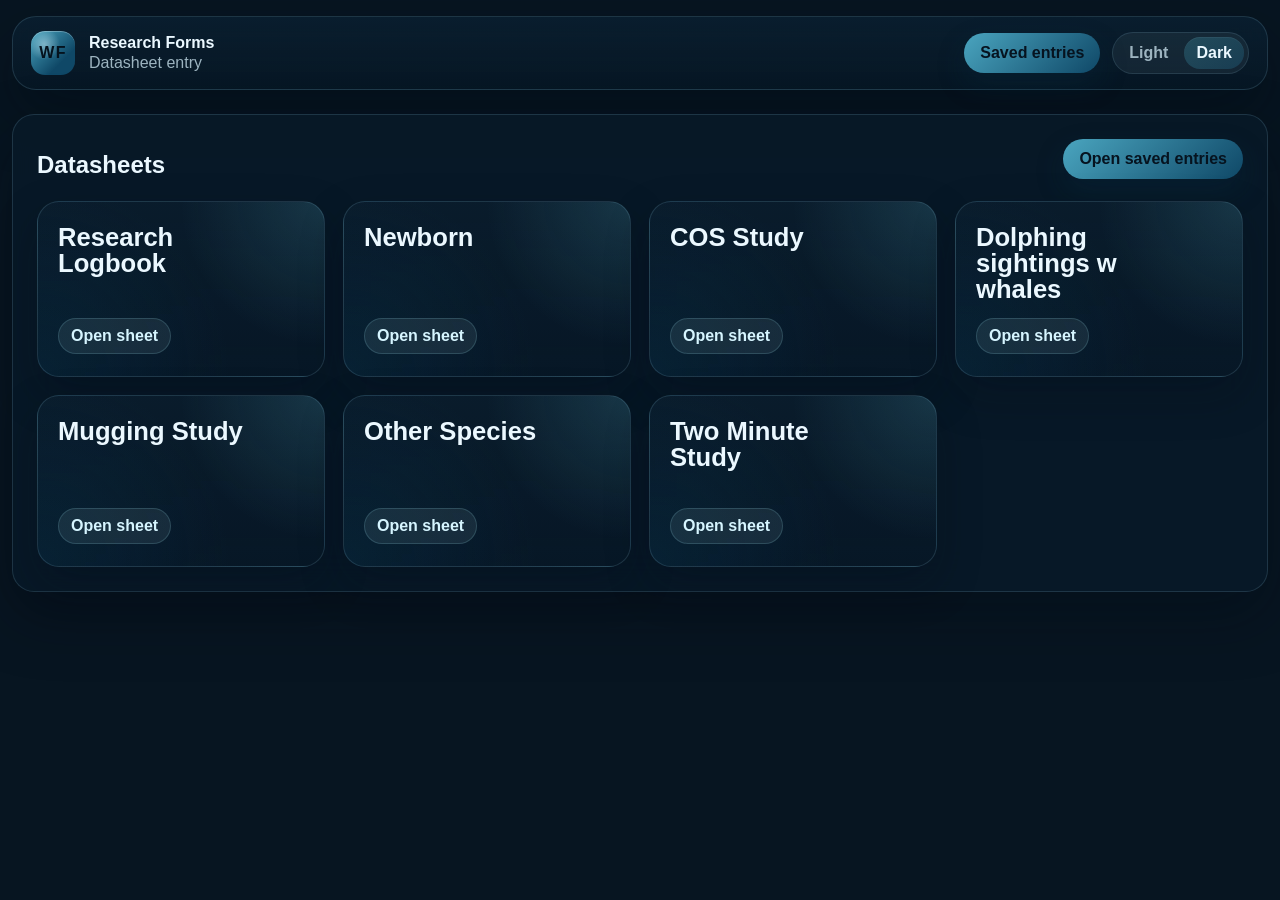
<file: index.html>
<!DOCTYPE html>
<html lang="en">
<head>
  <meta charset="UTF-8">
  <meta name="viewport" content="width=device-width, initial-scale=1.0">
  <title>Research Forms</title>
  <link rel="stylesheet" href="assets/styles.css">
</head>
<body data-app="landing">
  <div class="app-shell">
    <header class="topbar">
      <a class="brand" href="index.html">
        <span class="brand-mark">WF</span>
        <span class="brand-copy">
          <strong>Research Forms</strong>
          <span>Datasheet entry</span>
        </span>
      </a>
      <div class="topbar-actions">
        <nav class="top-links">
          <a class="topbar-save-link" href="saved-entries.html">Saved entries</a>
        </nav>
        <div class="theme-switcher" role="group" aria-label="Color theme">
          <button type="button" class="theme-switcher-button" data-theme-option="light" aria-pressed="false">Light</button>
          <button type="button" class="theme-switcher-button" data-theme-option="dark" aria-pressed="true">Dark</button>
        </div>
      </div>
    </header>

    <main class="landing-layout landing-layout--compact">
      <section class="forms-panel">
        <div class="section-heading section-heading--compact">
          <h1>Datasheets</h1>
          <a class="section-action-link" href="saved-entries.html">Open saved entries</a>
        </div>
        <div id="forms-grid" class="forms-grid"></div>
      </section>
    </main>
  </div>

  <script src="assets/forms-config.js"></script>
  <script type="module" src="assets/app.js"></script>
</body>
</html>
</file>
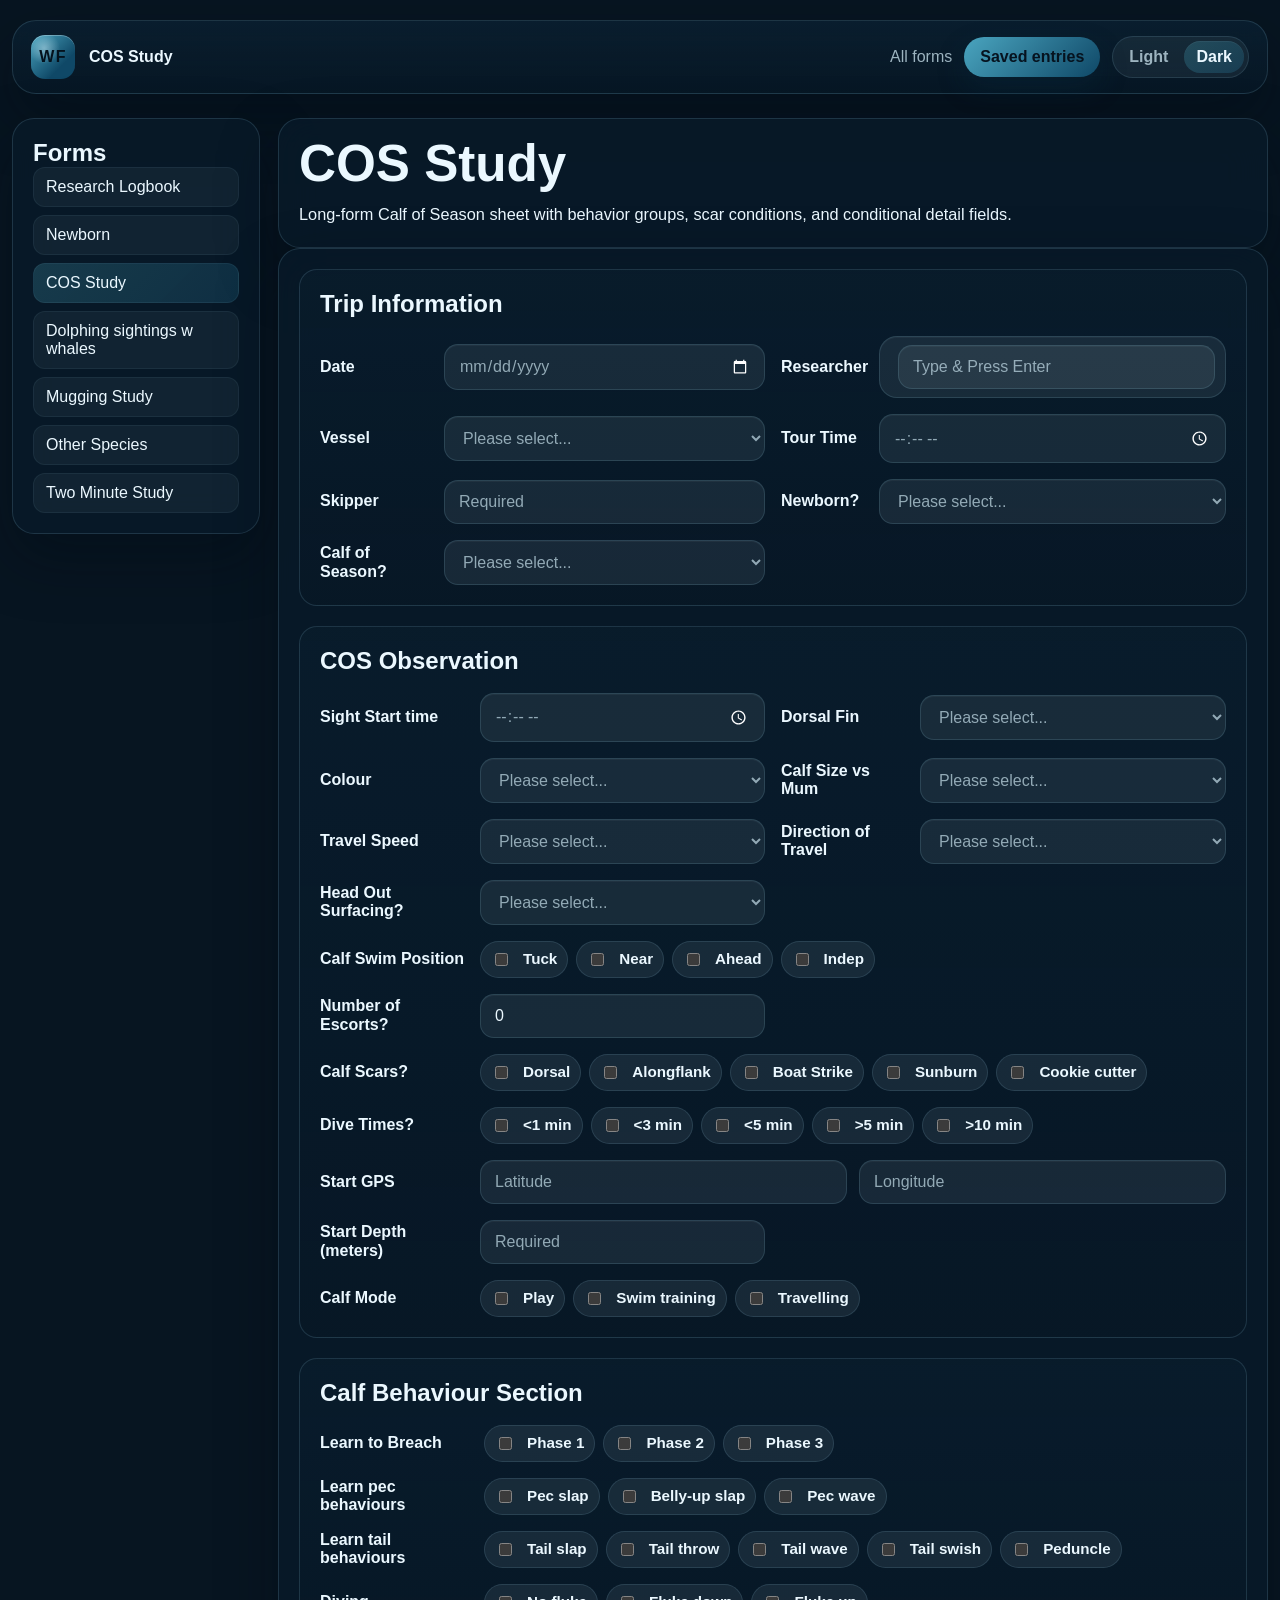
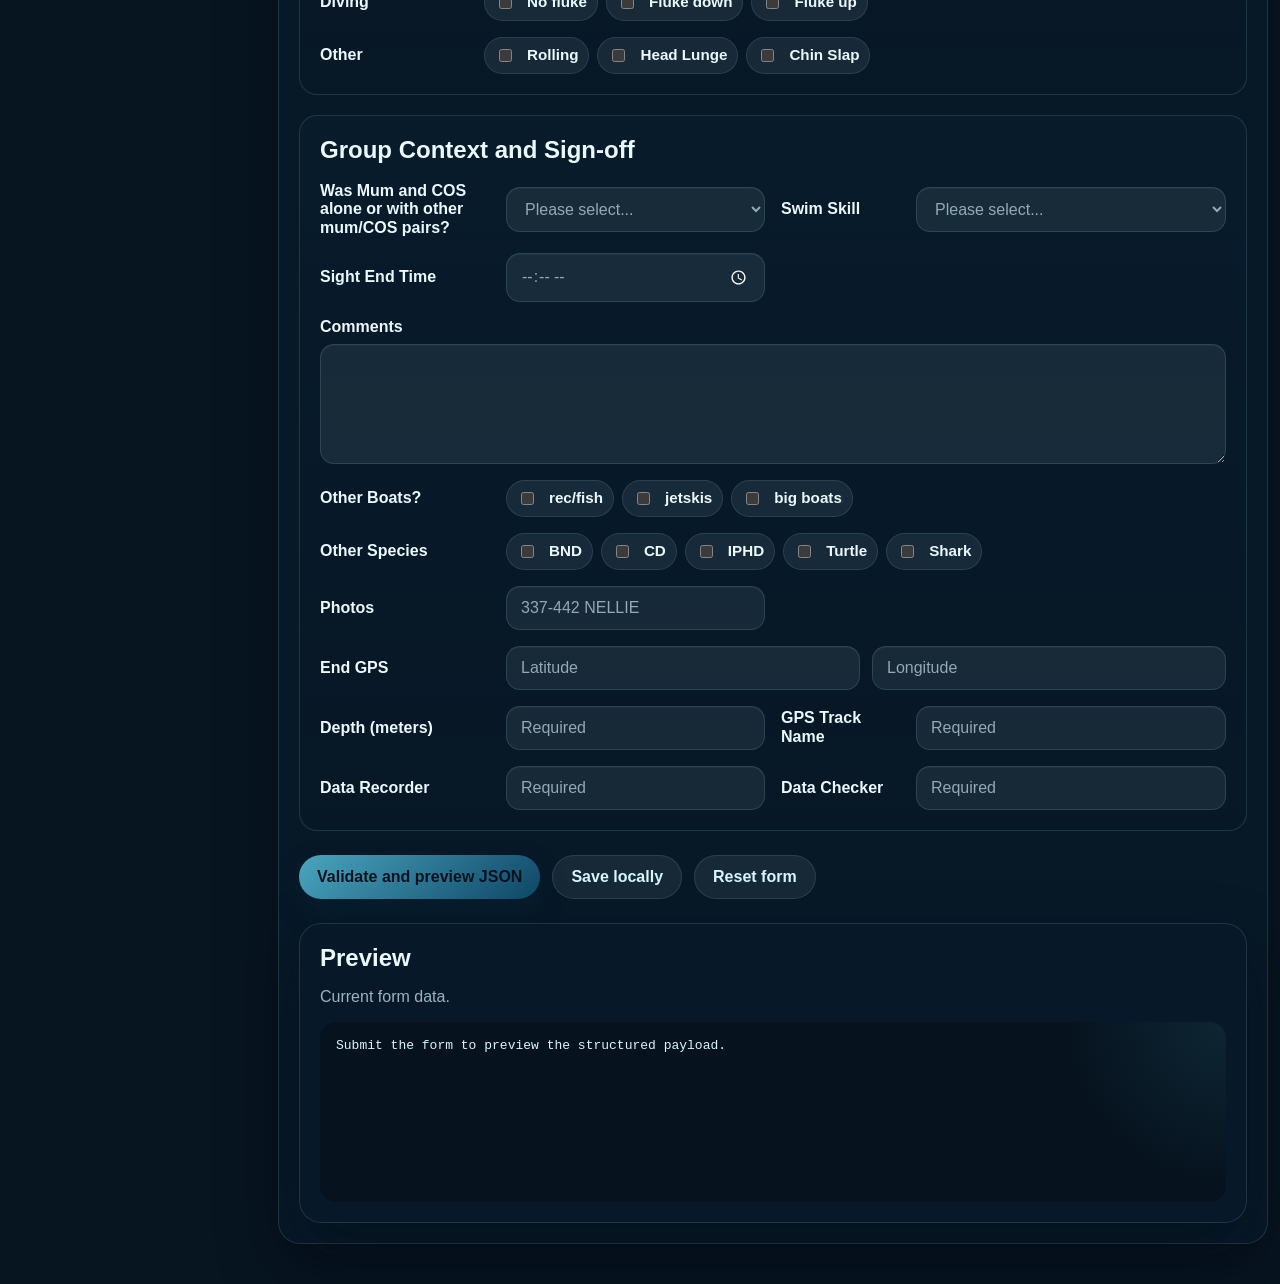
<file: cos-study.html>
<!DOCTYPE html>
<html lang="en">
<head>
  <meta charset="UTF-8">
  <meta name="viewport" content="width=device-width, initial-scale=1.0">
  <title>COS Study</title>
  <link rel="stylesheet" href="assets/styles.css">
</head>
<body data-app="form" data-form-id="cos-study">
  <div class="app-shell">
    <div id="form-page-root"></div>
  </div>
  <script src="assets/forms-config.js"></script>
  <script type="module" src="assets/app.js"></script>
</body>
</html>
</file>
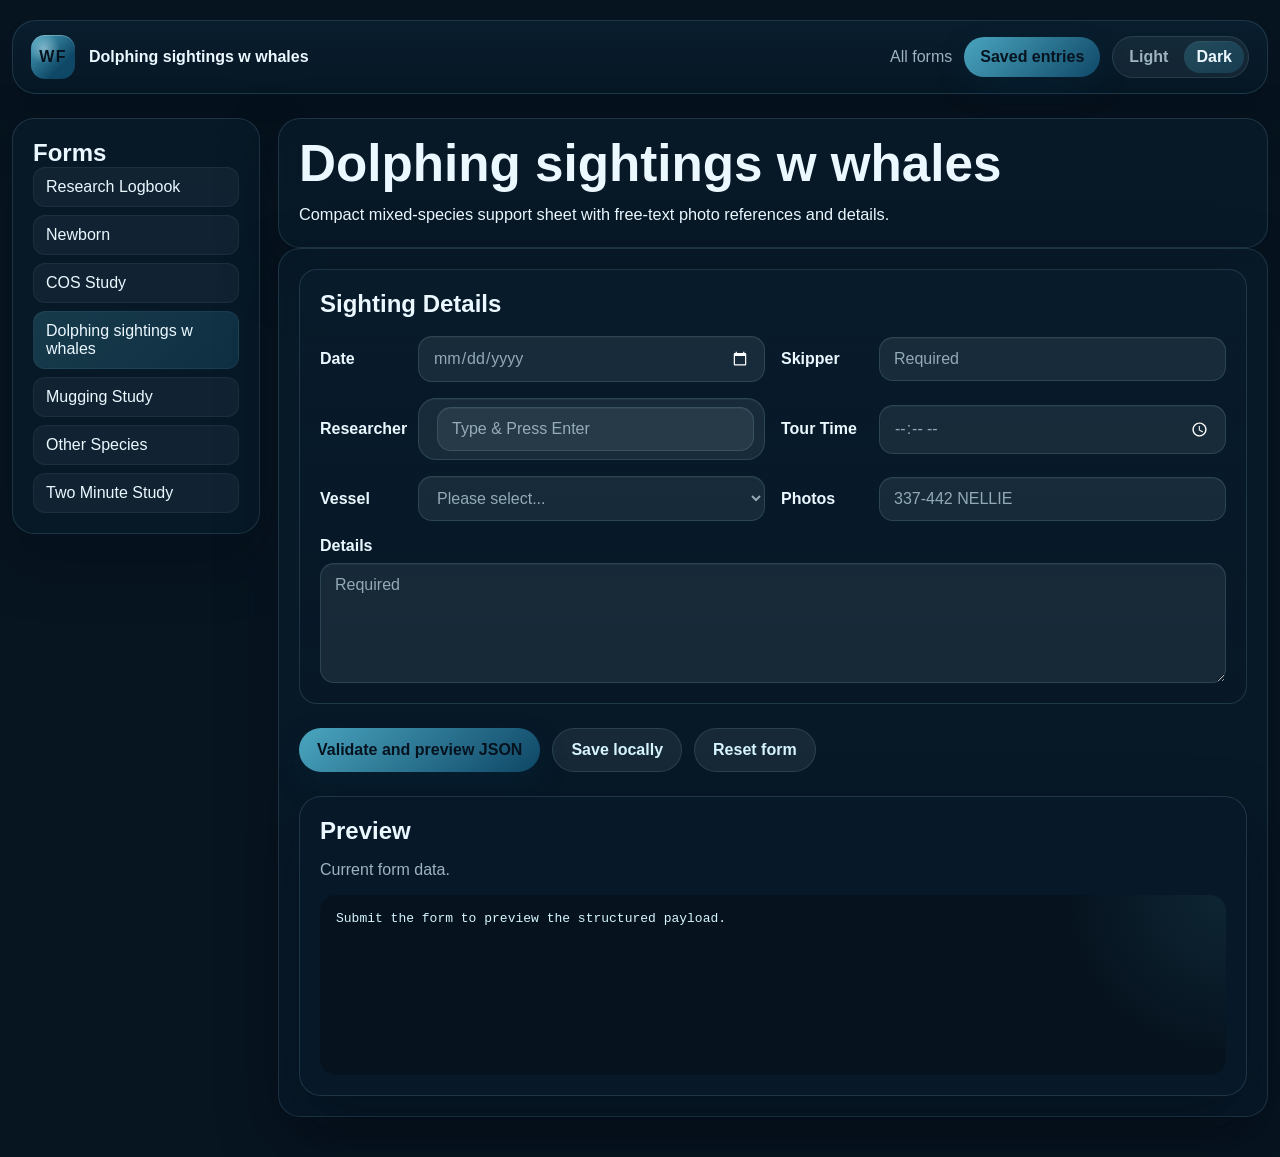
<file: dolphing-sightings-w-whales.html>
<!DOCTYPE html>
<html lang="en">
<head>
  <meta charset="UTF-8">
  <meta name="viewport" content="width=device-width, initial-scale=1.0">
  <title>Dolphing sightings w whales</title>
  <link rel="stylesheet" href="assets/styles.css">
</head>
<body data-app="form" data-form-id="dolphing-sightings-w-whales">
  <div class="app-shell">
    <div id="form-page-root"></div>
  </div>
  <script src="assets/forms-config.js"></script>
  <script type="module" src="assets/app.js"></script>
</body>
</html>
</file>
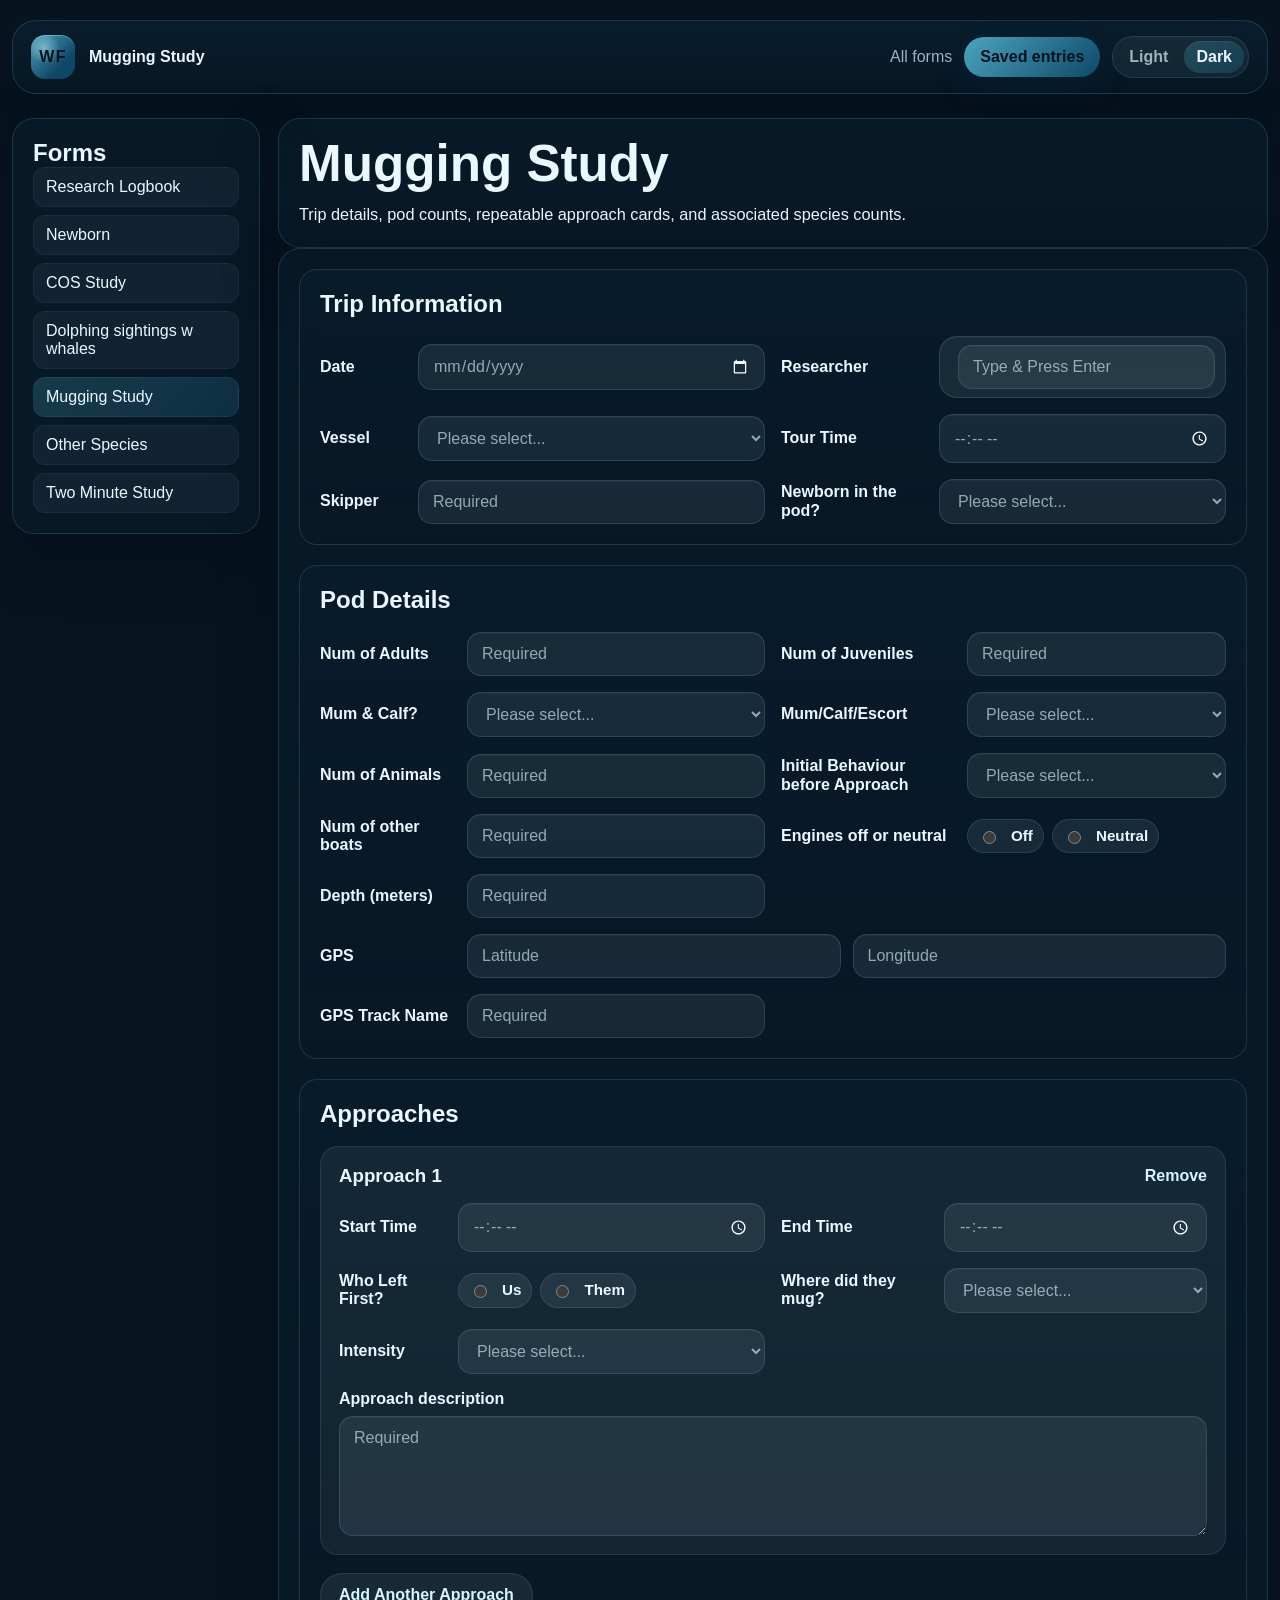
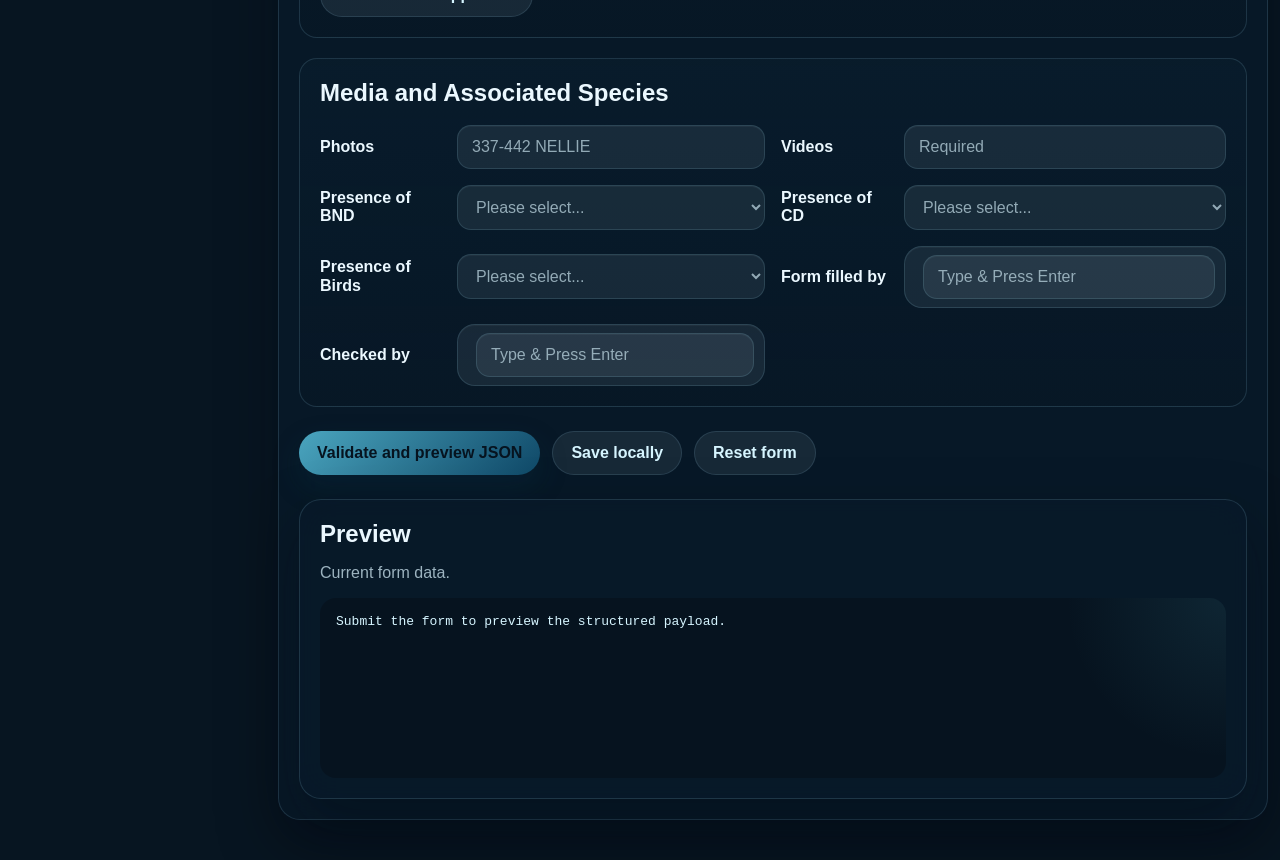
<file: mugging-study.html>
<!DOCTYPE html>
<html lang="en">
<head>
  <meta charset="UTF-8">
  <meta name="viewport" content="width=device-width, initial-scale=1.0">
  <title>Mugging Study</title>
  <link rel="stylesheet" href="assets/styles.css">
</head>
<body data-app="form" data-form-id="mugging-study">
  <div class="app-shell">
    <div id="form-page-root"></div>
  </div>
  <script src="assets/forms-config.js"></script>
  <script type="module" src="assets/app.js"></script>
</body>
</html>
</file>
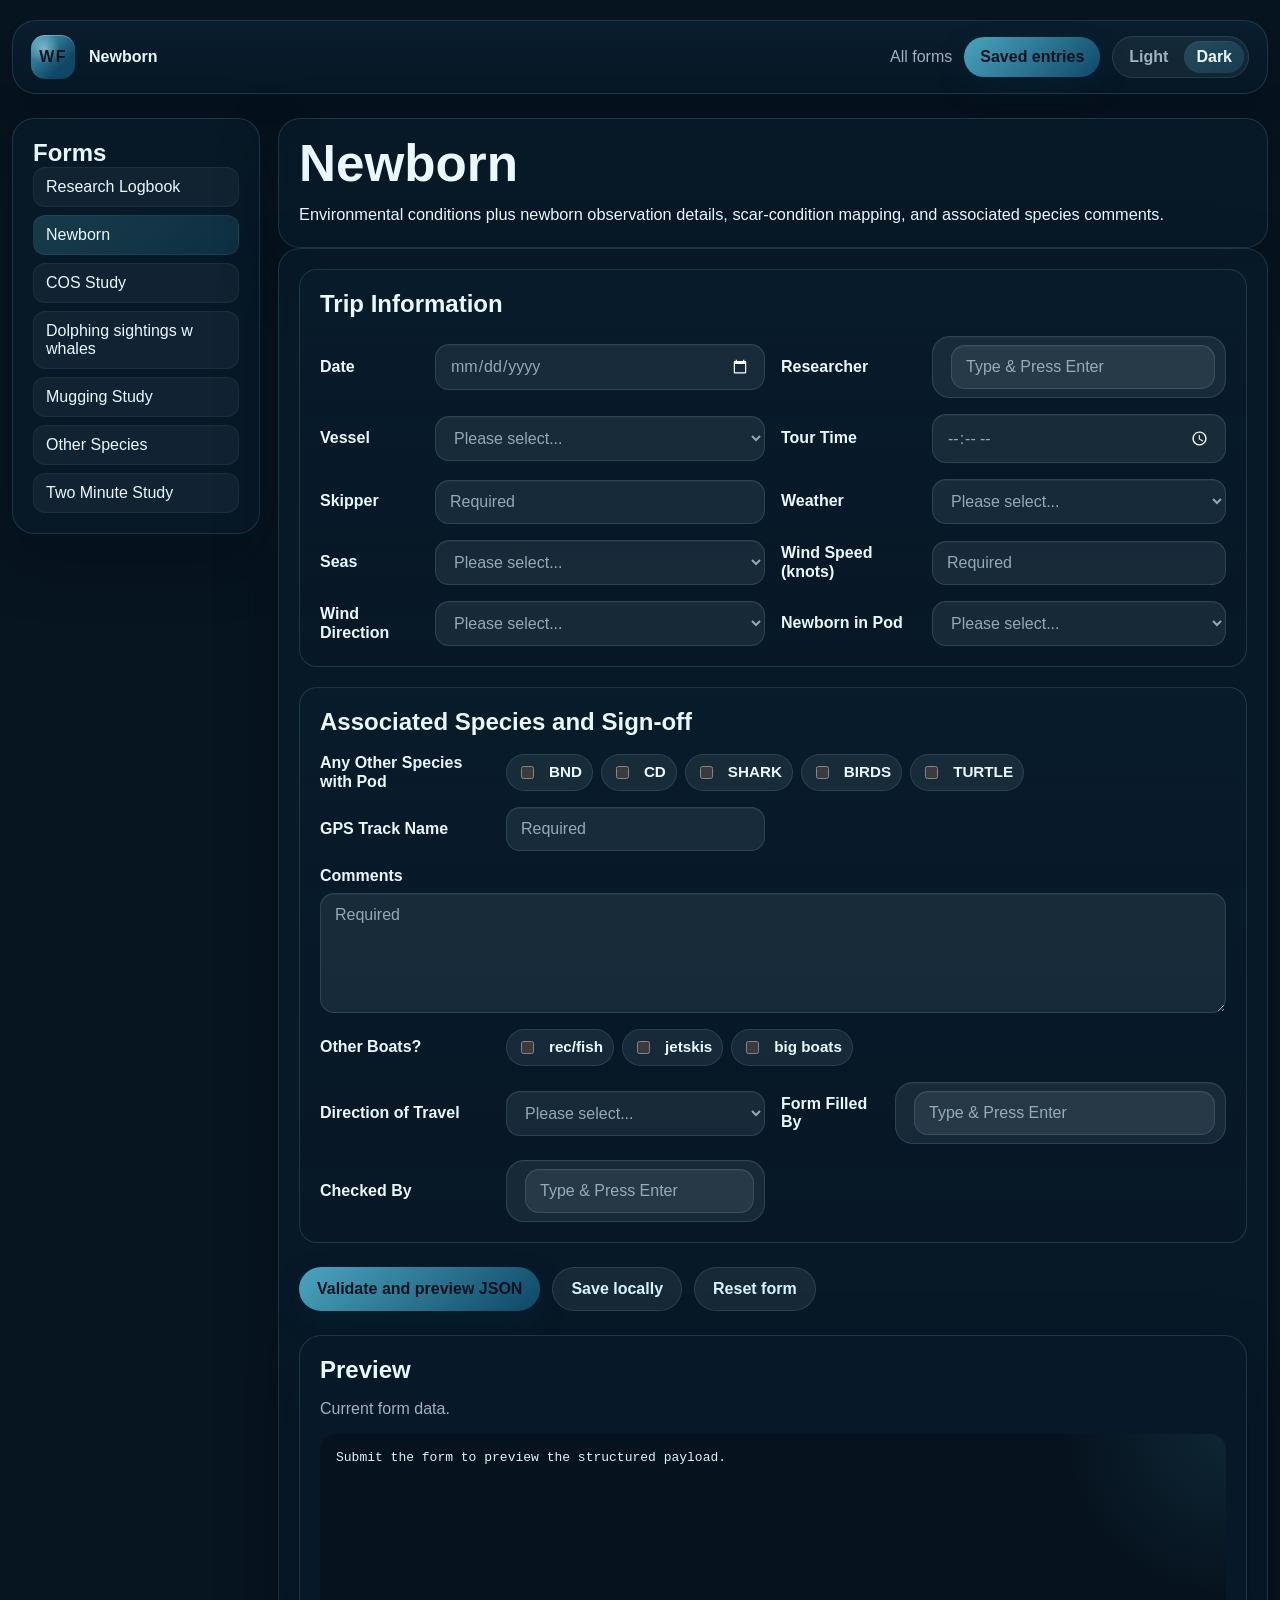
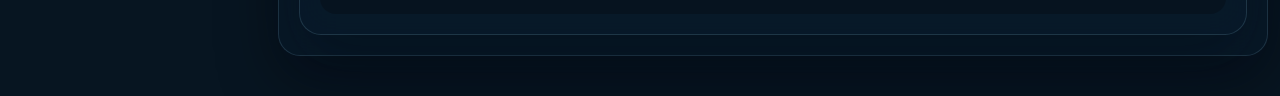
<file: newborn.html>
<!DOCTYPE html>
<html lang="en">
<head>
  <meta charset="UTF-8">
  <meta name="viewport" content="width=device-width, initial-scale=1.0">
  <title>Newborn</title>
  <link rel="stylesheet" href="assets/styles.css">
</head>
<body data-app="form" data-form-id="newborn">
  <div class="app-shell">
    <div id="form-page-root"></div>
  </div>
  <script src="assets/forms-config.js"></script>
  <script type="module" src="assets/app.js"></script>
</body>
</html>
</file>
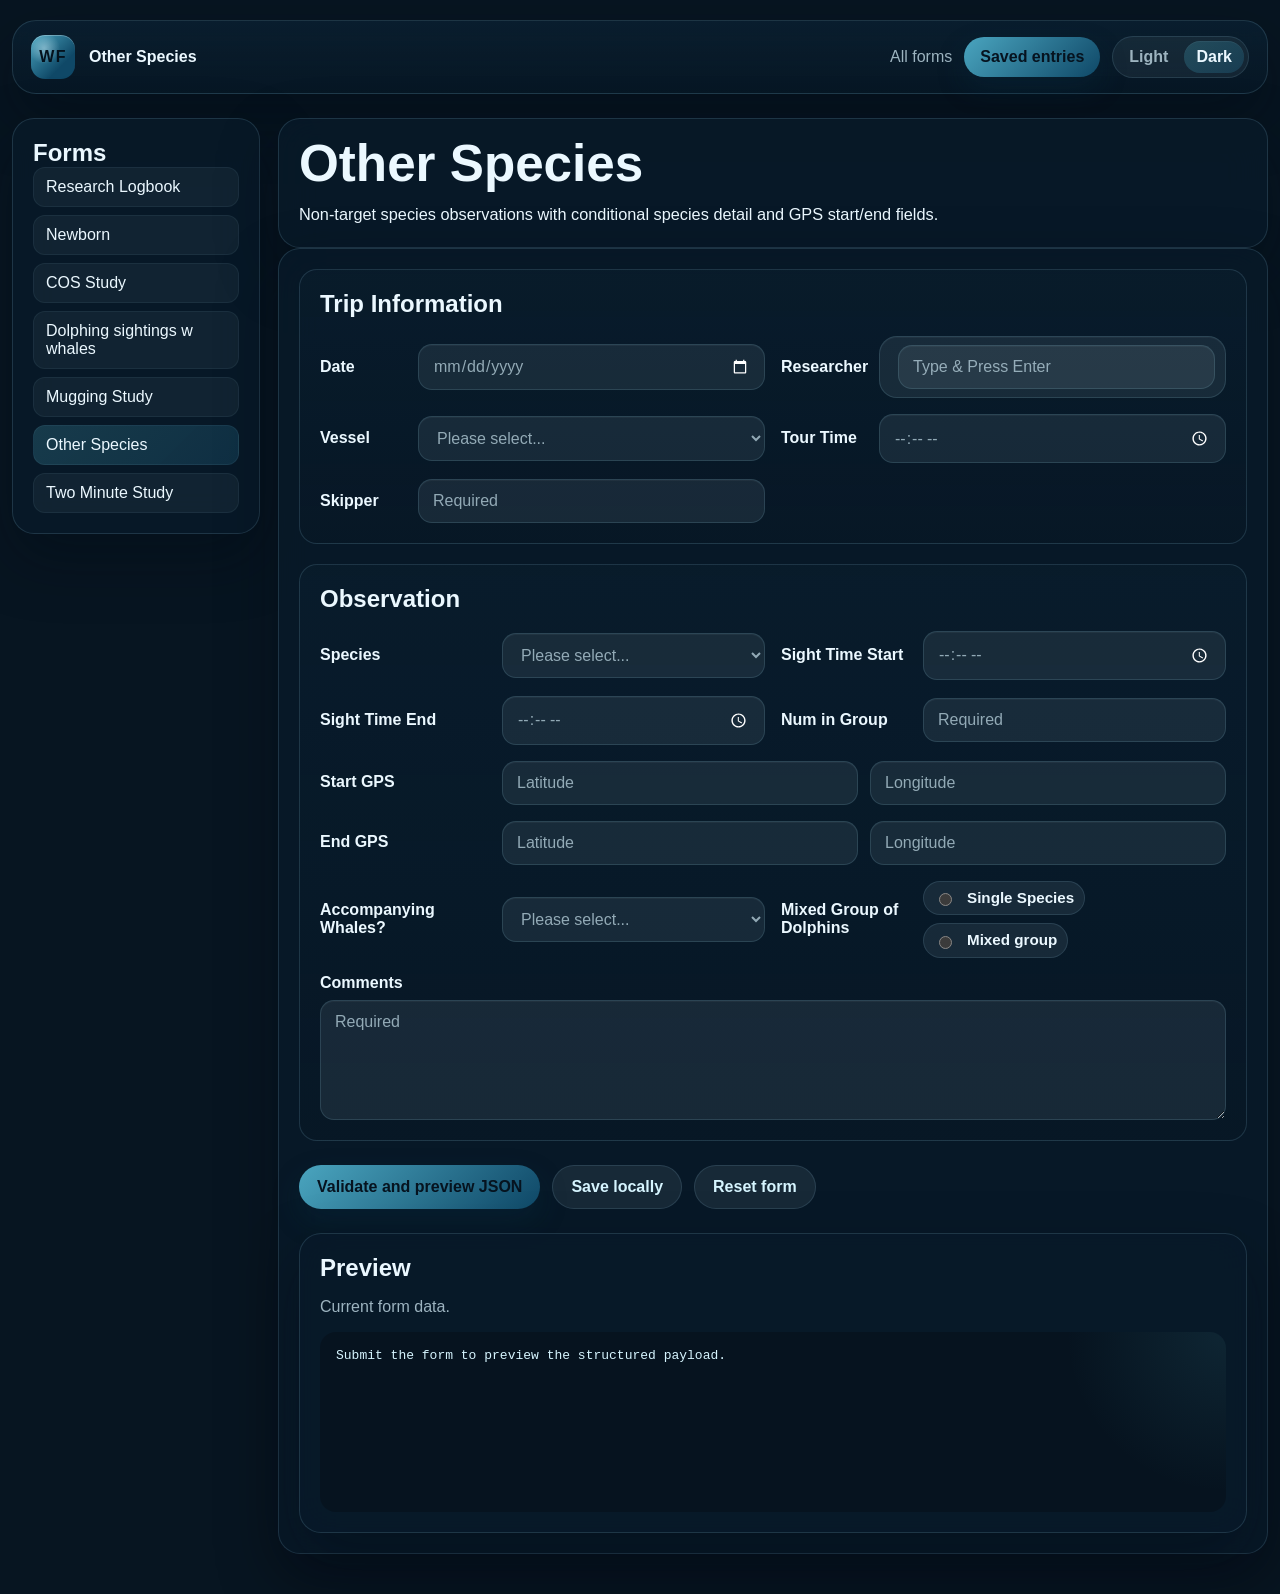
<file: other-species.html>
<!DOCTYPE html>
<html lang="en">
<head>
  <meta charset="UTF-8">
  <meta name="viewport" content="width=device-width, initial-scale=1.0">
  <title>Other Species</title>
  <link rel="stylesheet" href="assets/styles.css">
</head>
<body data-app="form" data-form-id="other-species">
  <div class="app-shell">
    <div id="form-page-root"></div>
  </div>
  <script src="assets/forms-config.js"></script>
  <script type="module" src="assets/app.js"></script>
</body>
</html>
</file>
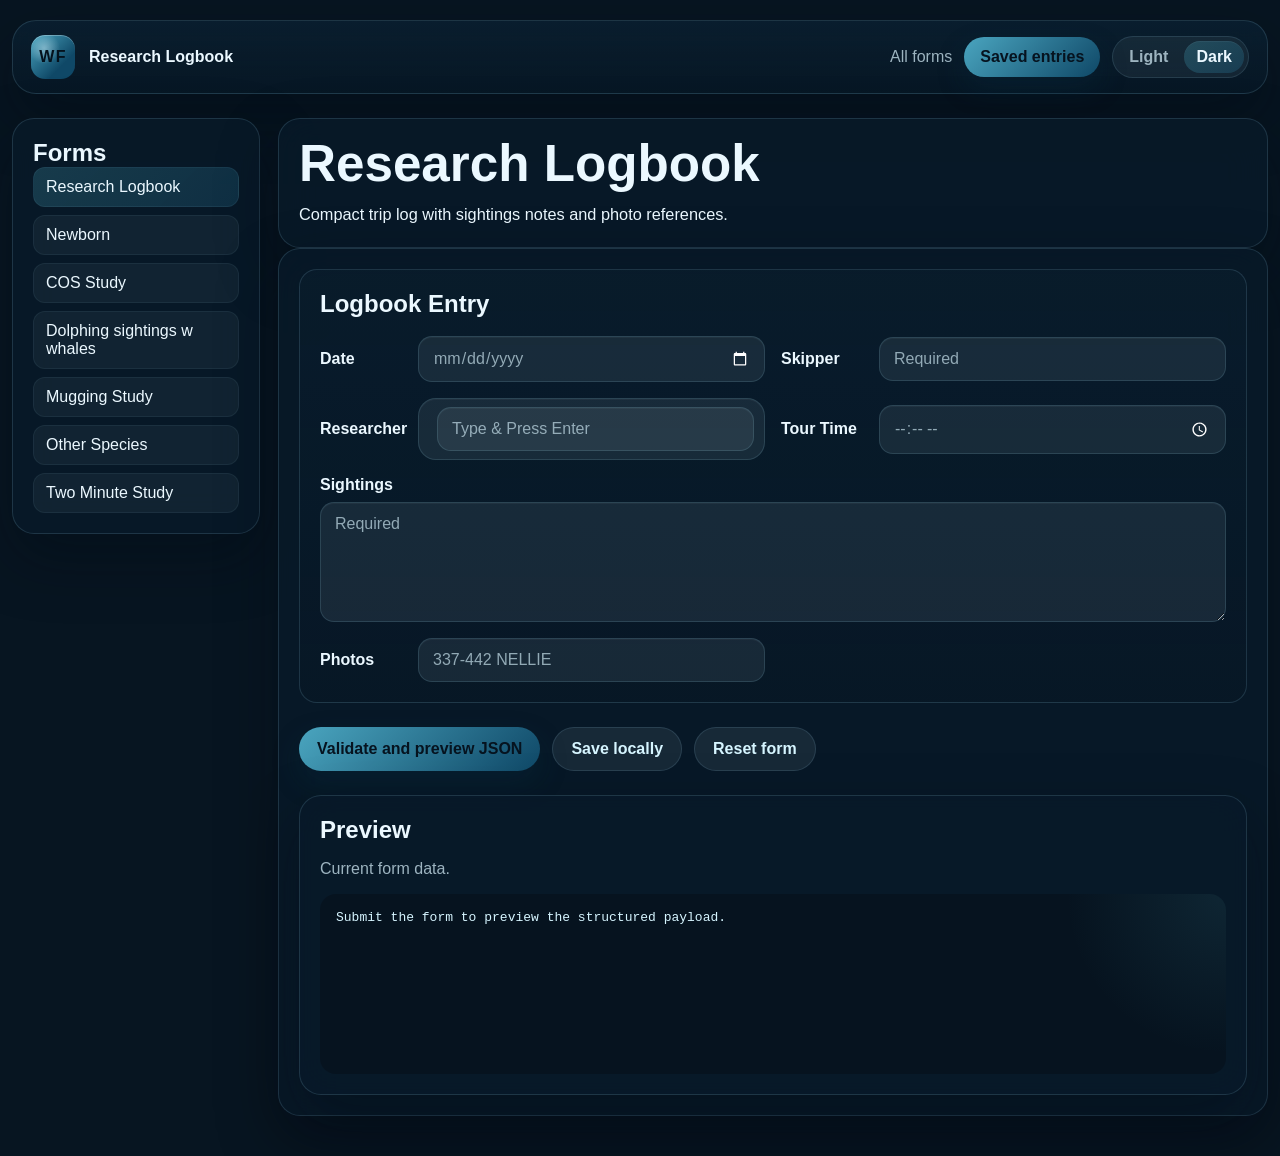
<file: research-logbook.html>
<!DOCTYPE html>
<html lang="en">
<head>
  <meta charset="UTF-8">
  <meta name="viewport" content="width=device-width, initial-scale=1.0">
  <title>Research Logbook</title>
  <link rel="stylesheet" href="assets/styles.css">
</head>
<body data-app="form" data-form-id="research-logbook">
  <div class="app-shell">
    <div id="form-page-root"></div>
  </div>
  <script src="assets/forms-config.js"></script>
  <script type="module" src="assets/app.js"></script>
</body>
</html>
</file>
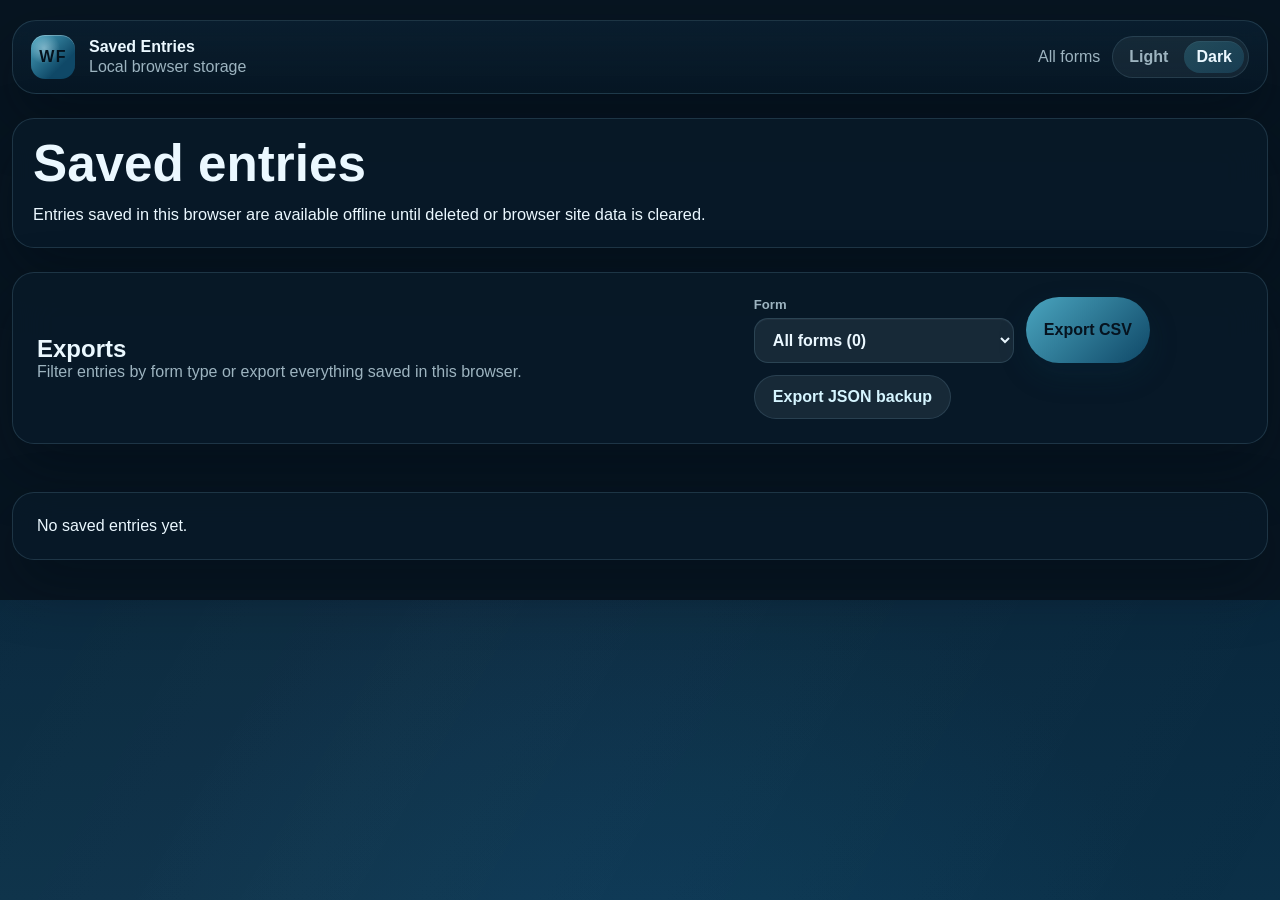
<file: saved-entries.html>
<!DOCTYPE html>
<html lang="en">
<head>
  <meta charset="UTF-8">
  <meta name="viewport" content="width=device-width, initial-scale=1.0">
  <title>Saved Entries</title>
  <link rel="stylesheet" href="assets/styles.css">
</head>
<body data-app="saved-entries">
  <div class="app-shell">
    <header class="topbar">
      <a class="brand" href="index.html">
        <span class="brand-mark">WF</span>
        <span class="brand-copy">
          <strong>Saved Entries</strong>
          <span>Local browser storage</span>
        </span>
      </a>
      <div class="topbar-actions">
        <nav class="top-links">
          <a href="index.html">All forms</a>
        </nav>
        <div class="theme-switcher" role="group" aria-label="Color theme">
          <button type="button" class="theme-switcher-button" data-theme-option="light" aria-pressed="false">Light</button>
          <button type="button" class="theme-switcher-button" data-theme-option="dark" aria-pressed="true">Dark</button>
        </div>
      </div>
    </header>

    <main class="saved-layout">
      <section class="page-header">
        <h1>Saved entries</h1>
        <p>Entries saved in this browser are available offline until deleted or browser site data is cleared.</p>
      </section>

      <section class="saved-toolbar">
        <div>
          <h2>Exports</h2>
          <p>Filter entries by form type or export everything saved in this browser.</p>
        </div>
        <div class="saved-toolbar-actions">
          <label class="saved-filter">
            <span>Form</span>
            <select id="form-filter">
              <option value="all">All forms</option>
            </select>
          </label>
          <button type="button" class="button-primary" id="export-csv">Export CSV</button>
          <button type="button" class="button-secondary" id="export-json">Export JSON backup</button>
        </div>
      </section>

      <p class="saved-status" id="saved-status" role="status" aria-live="polite"></p>
      <section class="saved-list" id="saved-list"></section>
    </main>
  </div>

  <script type="module" src="assets/js/savedEntries.js"></script>
</body>
</html>
</file>
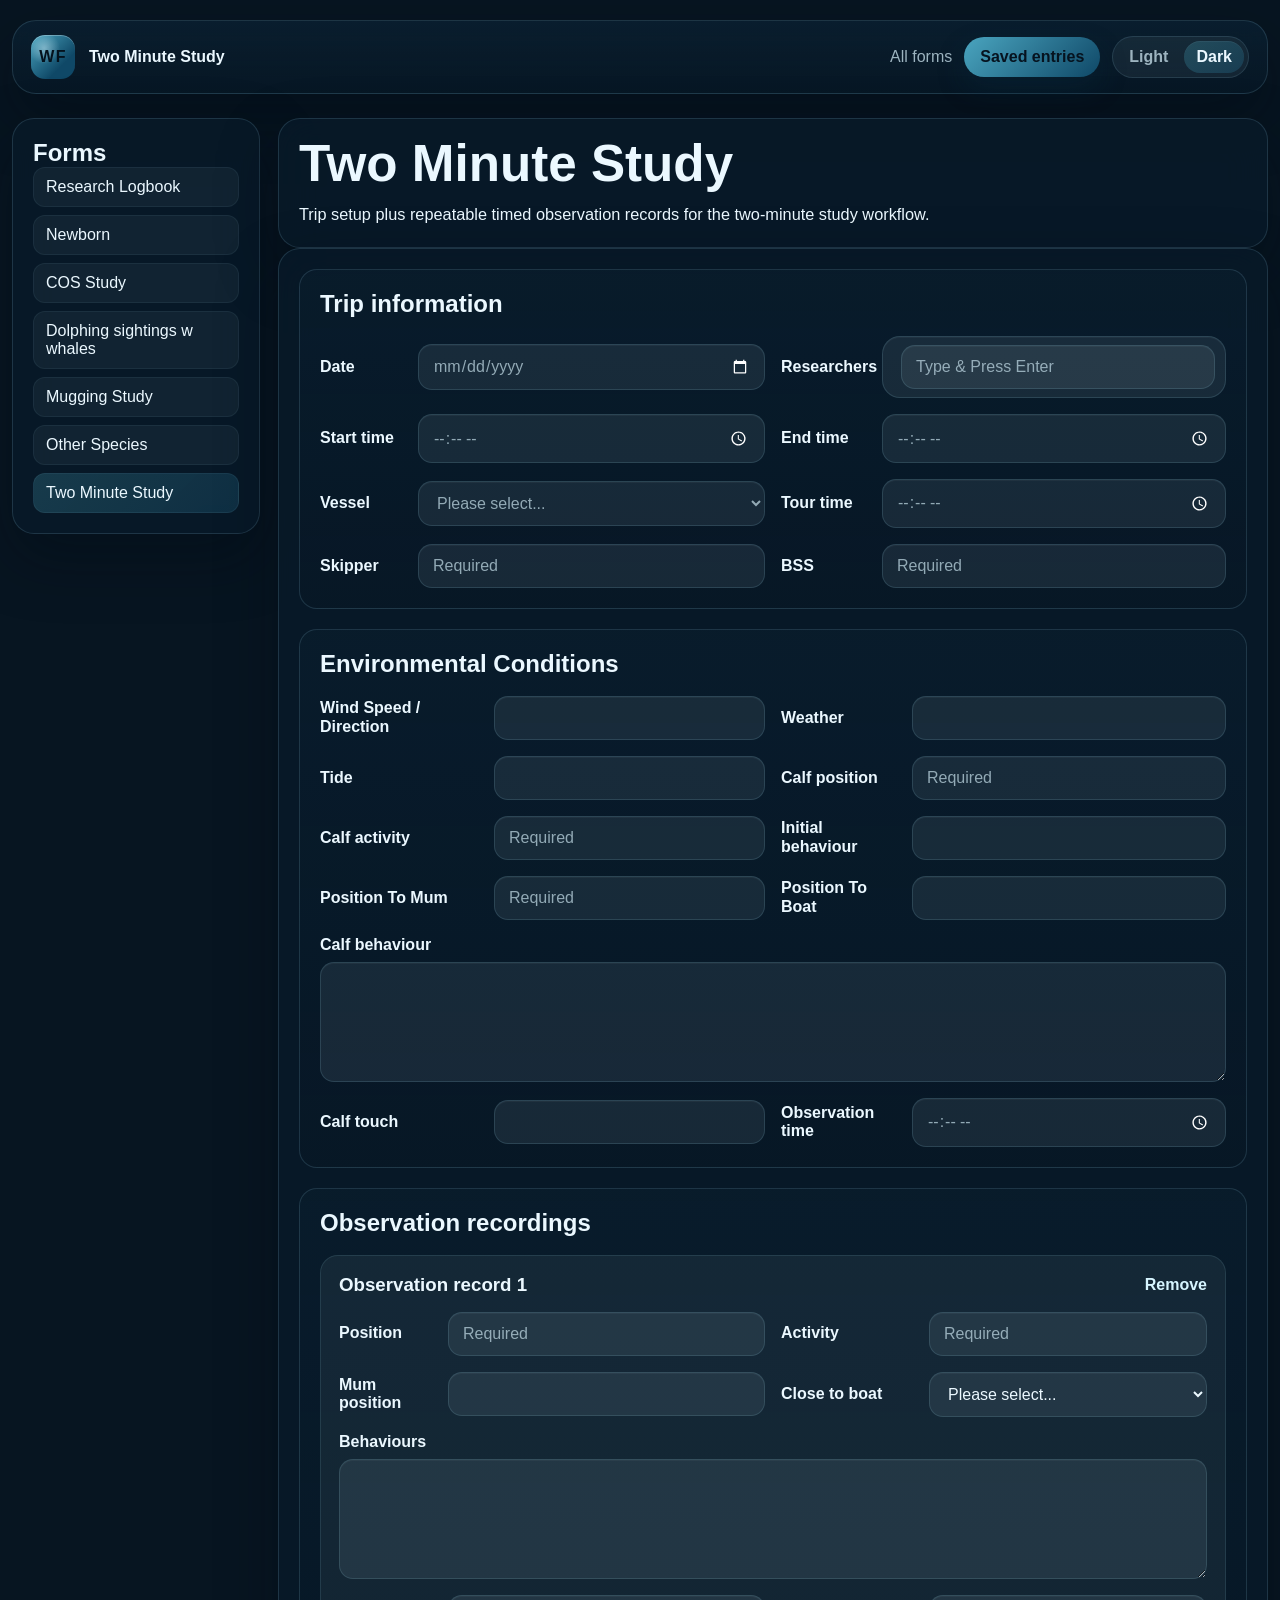
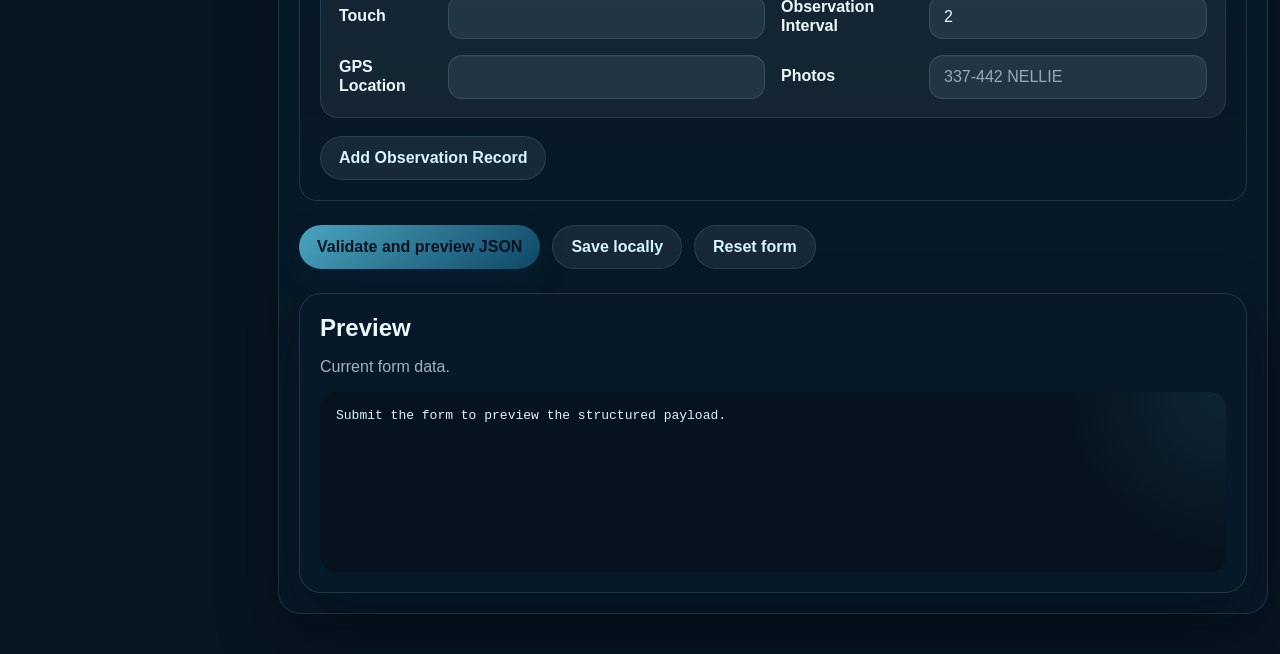
<file: two-minute-study.html>
<!DOCTYPE html>
<html lang="en">
<head>
  <meta charset="UTF-8">
  <meta name="viewport" content="width=device-width, initial-scale=1.0">
  <title>Two Minute Study</title>
  <link rel="stylesheet" href="assets/styles.css">
</head>
<body data-app="form" data-form-id="two-minute-study">
  <div class="app-shell">
    <div id="form-page-root"></div>
  </div>
  <script src="assets/forms-config.js"></script>
  <script type="module" src="assets/app.js"></script>
</body>
</html>
</file>
<file: assets/styles.css>
/* Main stylesheet entrypoint.
   Each imported file covers a separate styling concern. */

@import url("./styles/tokens.css");
@import url("./styles/base.css");
@import url("./styles/layout.css");
@import url("./styles/forms.css");
@import url("./styles/responsive.css");
</file>
